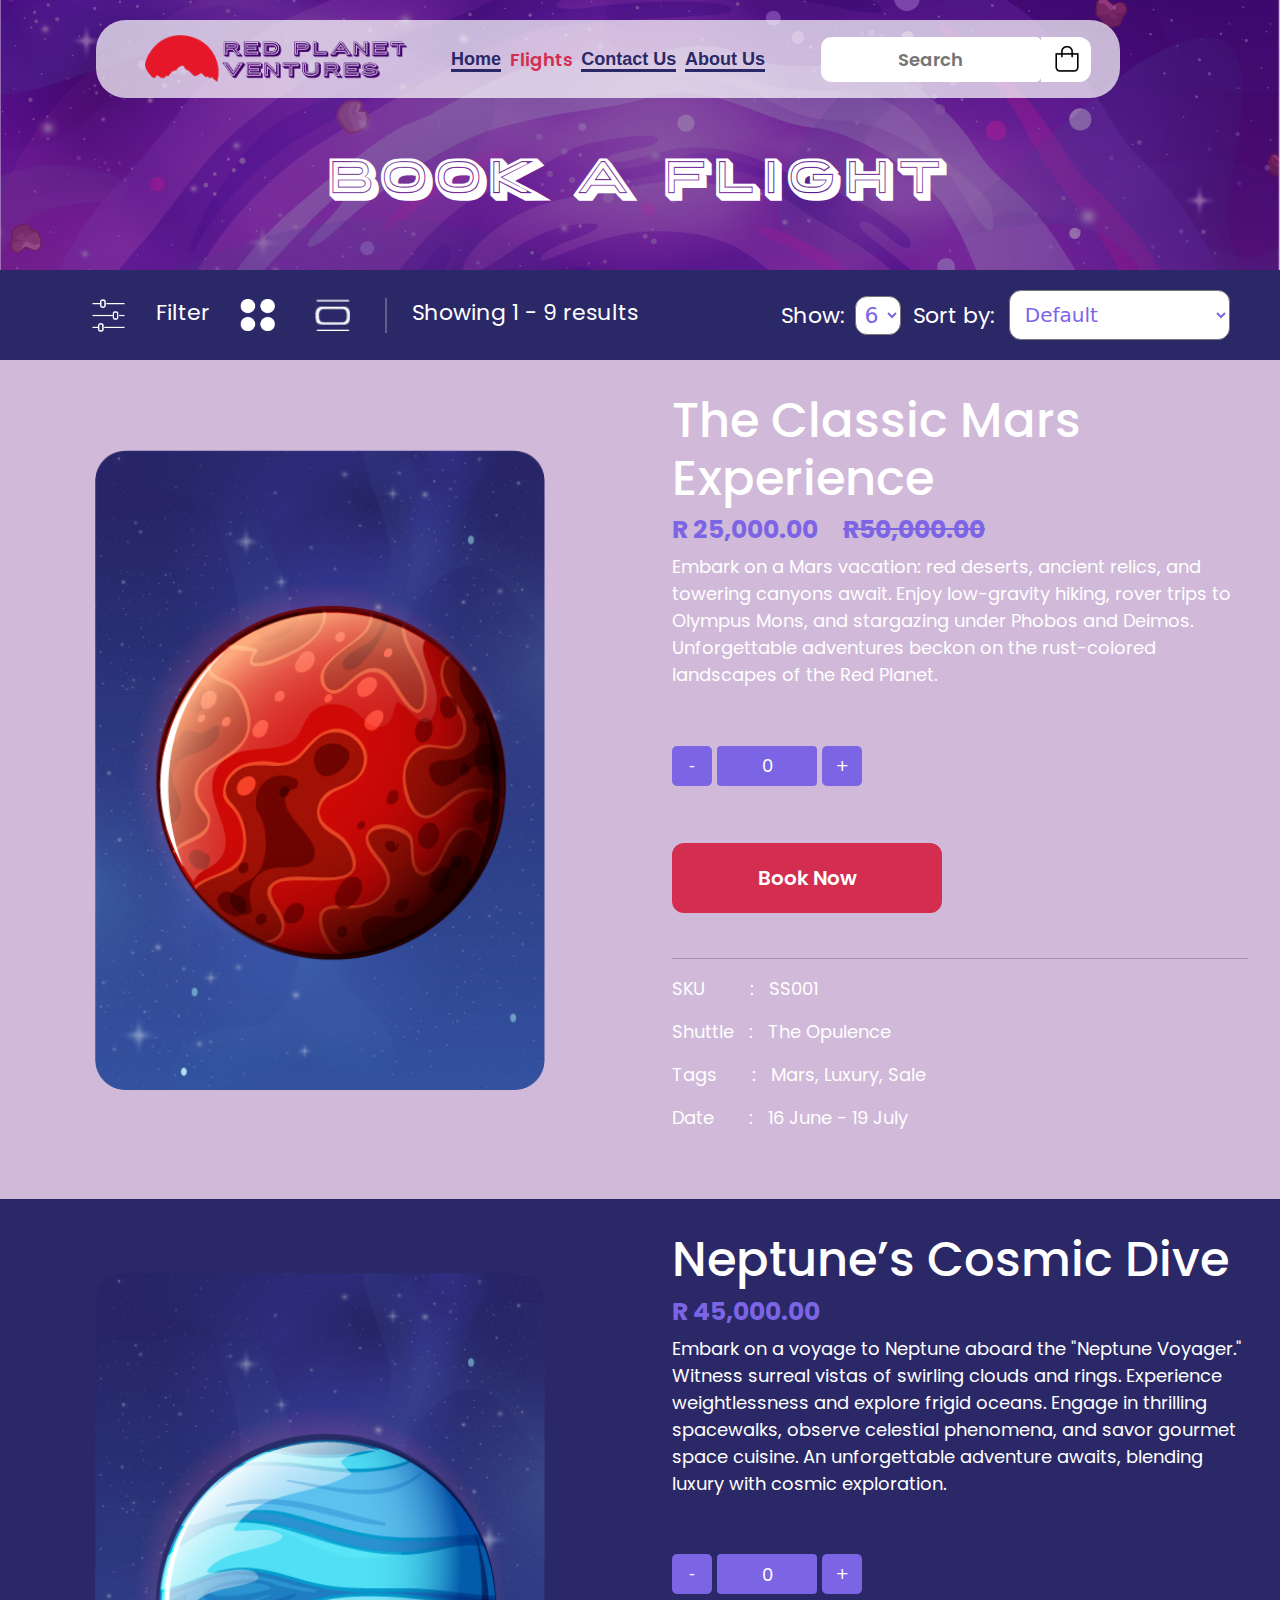
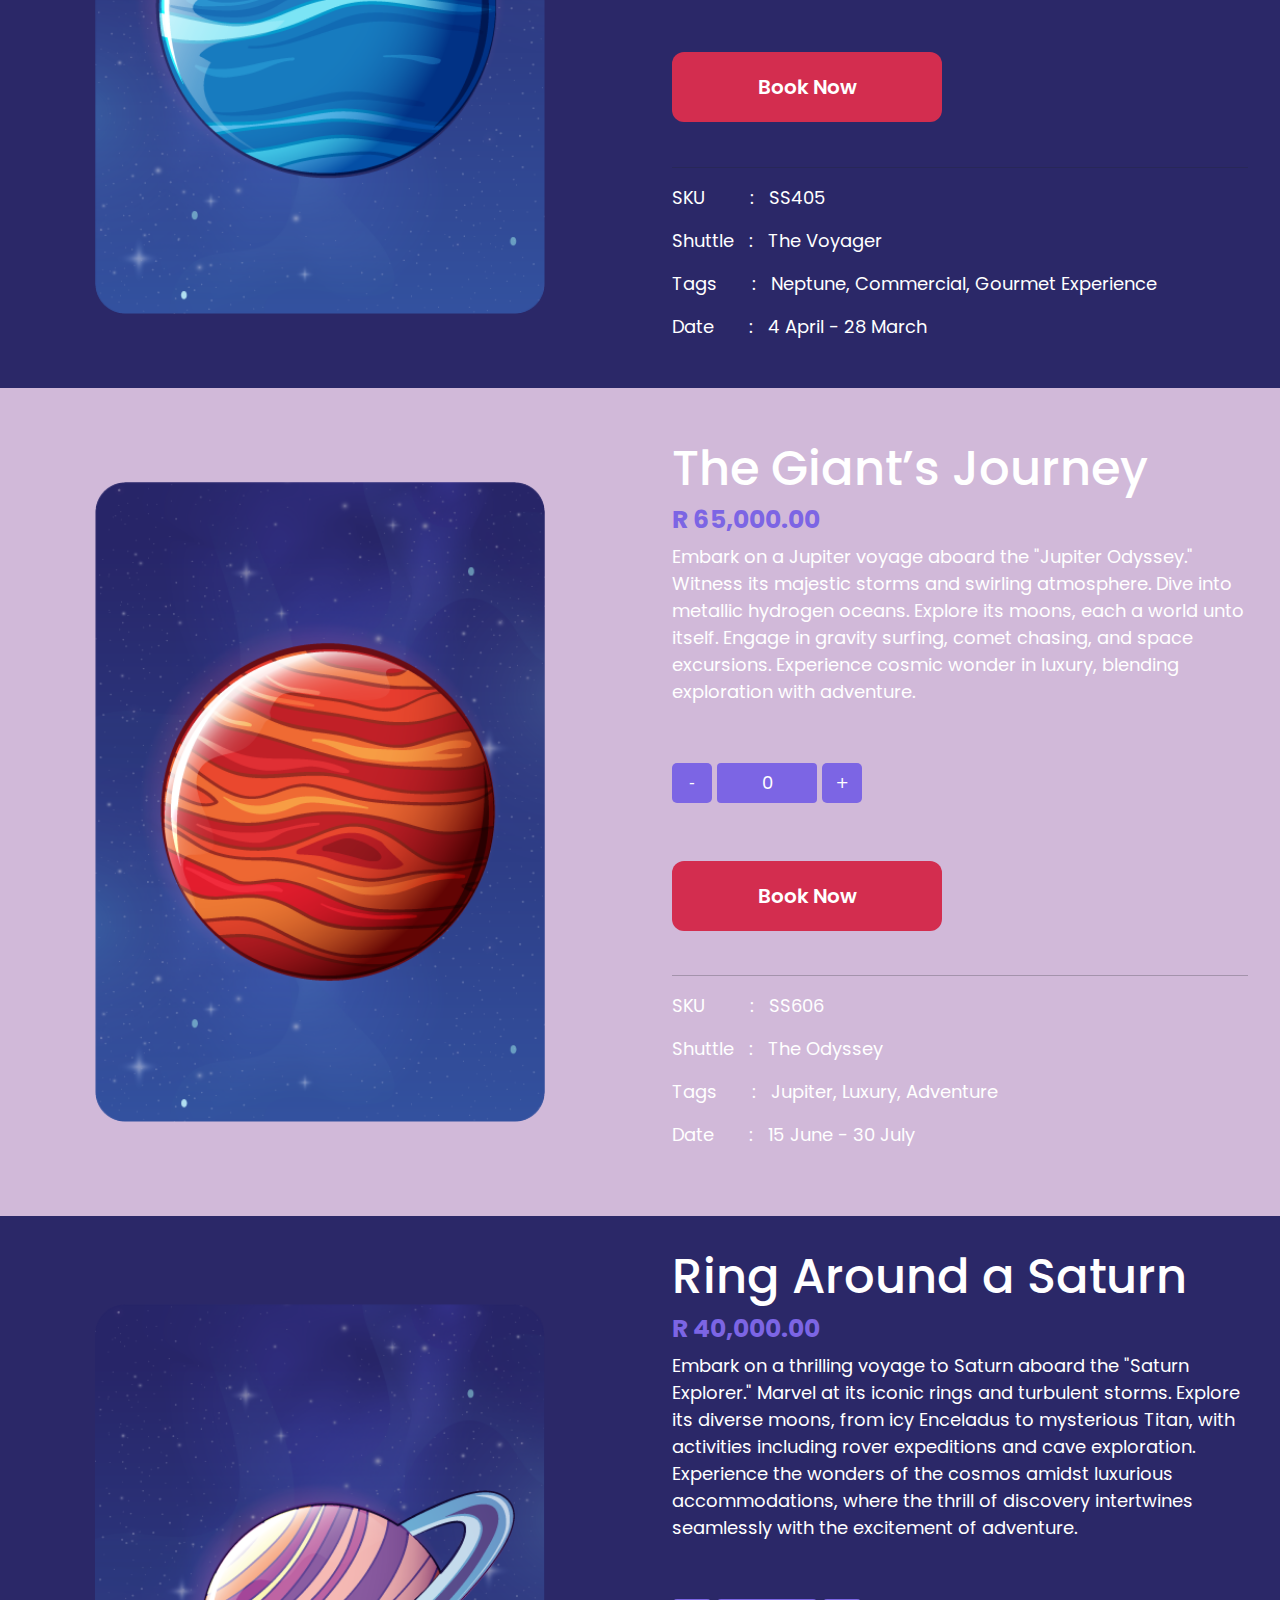
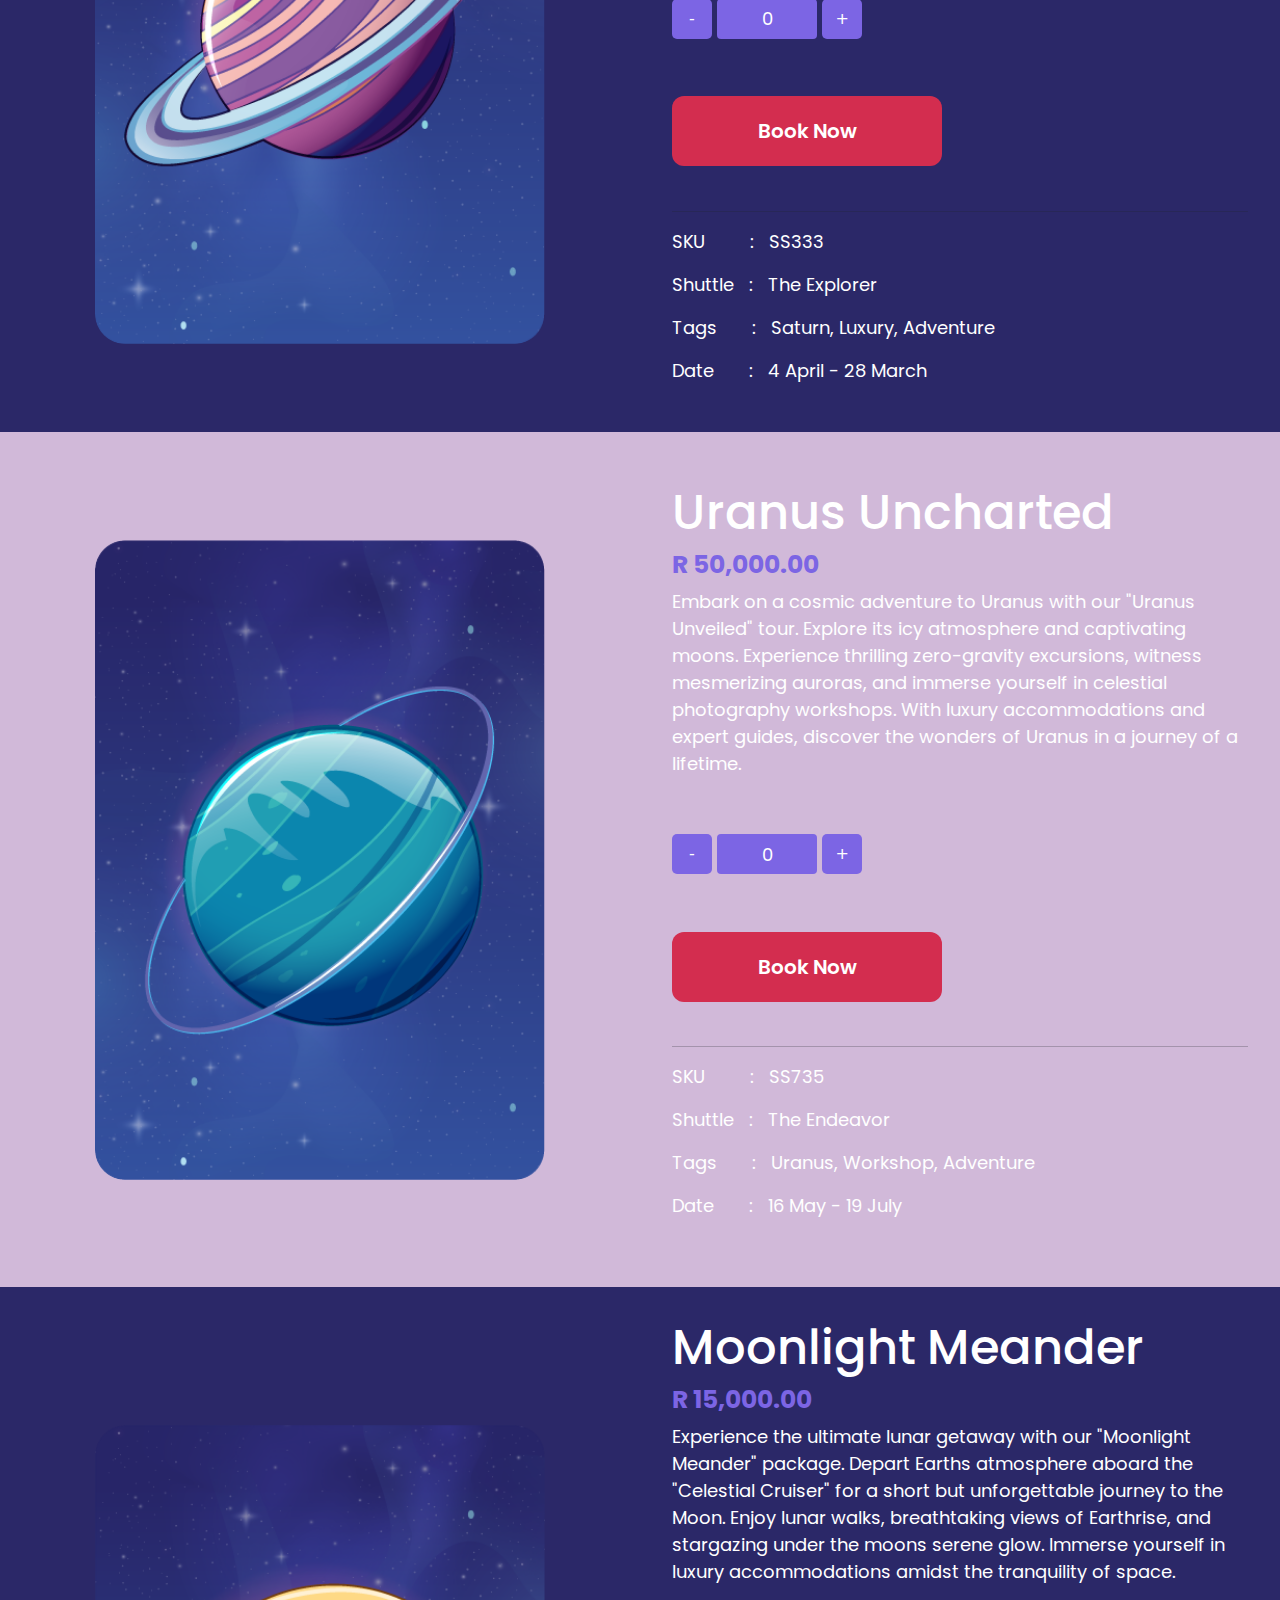
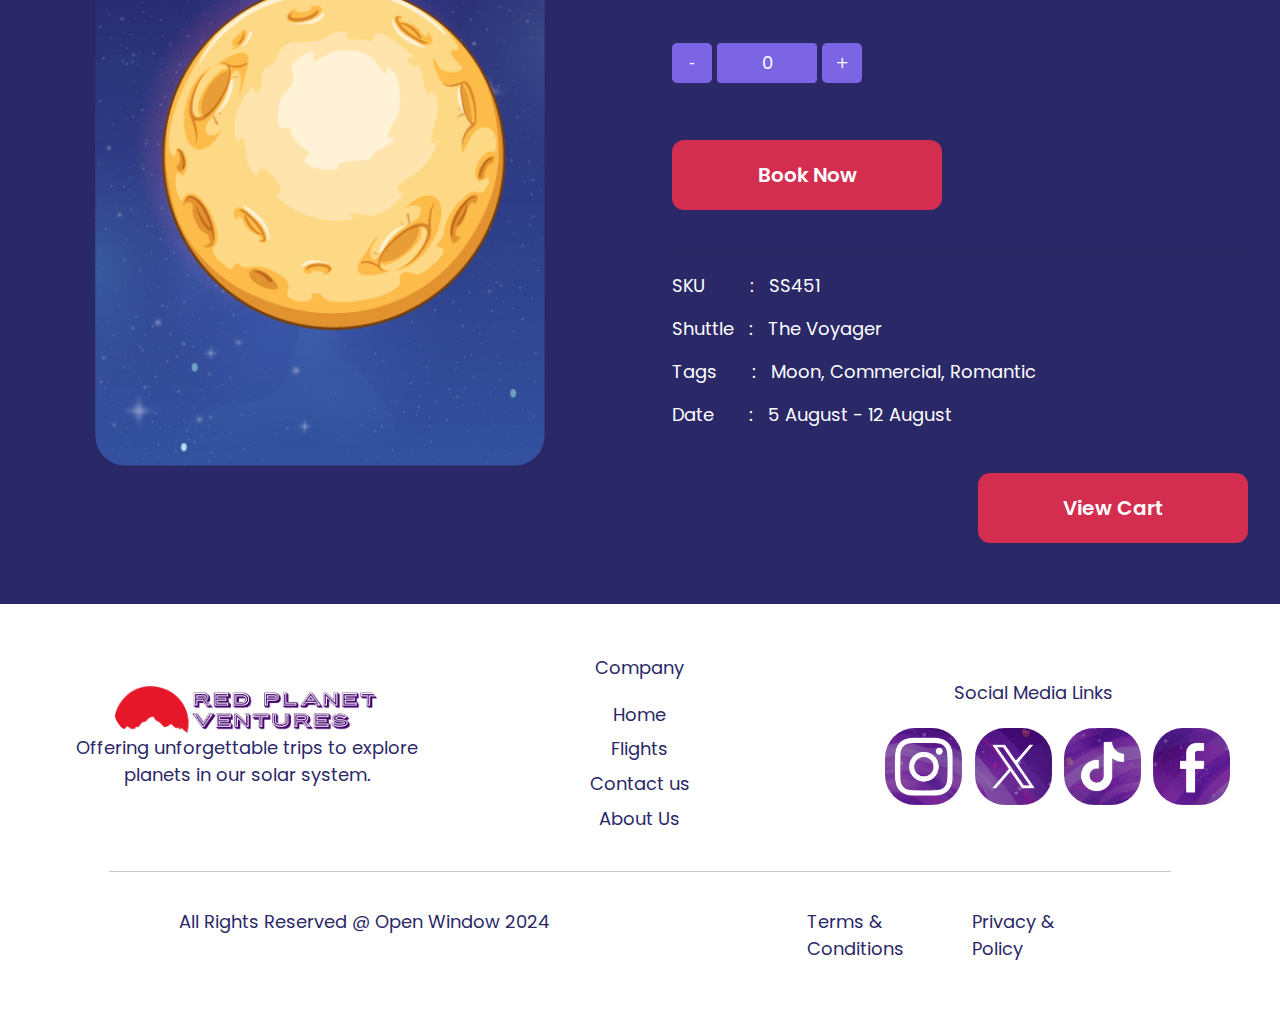
<file: pages/flights.html>
<!DOCTYPE html>
    <html lang="eng">
        <head>
            <meta charset="UTF-8">
            <meta http-equiv="X-UA-Compatible" content="IE=edge">
            <meta name="viewport" content="width=device-width, initial-scale=1.0">
            <title>Red Planet Ventures - Flights</title>
            <meta name="keywords" content="HTML, CSS, JavaScript, Bootstrap, Template">
            <meta name="author" content="Corbyn, Robinson, 241040">

            <link rel="preconnect" href="https://fonts.googleapis.com">
            <link rel="preconnect" href="https://fonts.gstatic.com" crossorigin>
            <link href="https://fonts.googleapis.com/css2?family=Poppins:ital,wght@0,100;0,200;0,300;0,400;0,500;0,600;0,700;0,800;0,900;1,100;1,200;1,300;1,400;1,500;1,600;1,700;1,800;1,900&display=swap" rel="stylesheet">
            <link rel="icon" type="image/x-icon" href="../assets/Images/neptune.ico">
        
            <link href="https://cdn.jsdelivr.net/npm/bootstrap@5.3.3/dist/css/bootstrap.min.css" rel="stylesheet" integrity="sha384-QWTKZyjpPEjISv5WaRU9OFeRpok6YctnYmDr5pNlyT2bRjXh0JMhjY6hW+ALEwIH" crossorigin="anonymous">
            <link rel="stylesheet" href="../css/main.css">
        </head>
        <body>
            <header class="headerBack">
                <nav>
                    <div class="navbar">
                        <div class="logo">
                            <a href="../index.html"><img src="../assets/Images/logo.png" alt="Logo"></a>
                        </div>

                        <div class="linkNav">
                            <div class="item"><a href="../index.html">Home</a></div>
                            <div class="active">Flights</div>
                            <div class="item"><a href="contact.html">Contact us</a></div>
                            <div class="item"><a href="about.html">About Us</a></div>
                        </div>

                        <div class="search">
                            <input type="text" placeholder="Search">
                            <button type="button"><img src="../assets/Images/shopping-bag.png" width="40px"></button>
                        </div>
                    </div>
                </nav>

                <h1 class="headerh">Book a Flight</h1>
            </header>

            <section class="filter container-fluid align-items-center">
                <div class="filterResults d-flex align-items-center">
                    <img src="../assets/Images/filter.png" class="img-fluid" width="35" height="35">
                    <p class="filterP">Filter</p>
                    <img src="../assets/Images/fourDots.png" class="img-fluid" width="35" height="35">
                    <img src="../assets/Images/filterThing.png" class="img-fluid" width="35" height="35">
                    <hr class="my-2">
                    <p class="filterP">Showing 1 - 9 results</p>
                </div>
                <div class="filterOptions d-flex align-items-center">
                    <div class="perPage d-flex align-items-center px-3">
                        <label for="resultsPerPage">Show:</label>
                        <select id="resultsPerPage" class="custom-select">
                            <option value="1">1</option>
                            <option value="3">3</option>
                            <option value="6" selected>6</option>
                            <option value="9">9</option>
                        </select>
                    </div>
                    <div class="sortBy d-flex align-items-center px-3">
                        <label for="sortBy">Sort by:</label>
                        <select id="sortBy" class="custom-select">
                            <option value="default" selected>Default</option>
                            <option value="priceLowToHigh">Price Low to High</option>
                            <option value="priceHighToLow">Price High to Low</option>
                            <option value="dateNewestFirst">Date Newest First</option>
                            <option value="dateOldestFirst">Date Oldest First</option>
                        </select>
                    </div>
                </div>
            </section>

            <section class="available">
                <div class="planetPurple">
                    <!--Changing the effects on the images-->
                    <div class="pictureContainer">
                        <img>
                        <div class="overlay">
                            <div class="text"><p>Mars has the tallest volcano in the solar system, Olympus Mons, which stands about 22 kilometers (13.6 miles) high, nearly three times the height of Mount Everest.</p></div>
                          </div>
                    </div>

                    <div class="availableText">
                        <h2 id="mars">The Classic Mars Experience</h2>
                        <h3>R 25,000.00 &nbsp &nbsp <s>R50,000.00</s></h3>
                        <p>Embark on a Mars vacation: red deserts, ancient relics, and towering canyons await. Enjoy low-gravity hiking, rover trips to Olympus Mons, and stargazing under Phobos and Deimos. Unforgettable adventures beckon on the rust-colored landscapes of the Red Planet.</p>
                        <div class="number">
                            <button type="button" class="btn minus" data-type="minus" data-field="quant[1]" onclick="decreasesMars(); total()">-</button>
                            <input type="text" name="quant[1]" class="form-control" id="marsTickets" value="0" min="0" max="30"/>
                            <button type="button" class="btn plus" data-type="plus" data-field="quant[1]" onclick="increasesMars(); total()">+</button>
                        </div>
                        <button>Book Now</button>

                        <hr/>
                        <!--Added html code for tab to create a column style-->
                        <p>SKU &nbsp &nbsp &nbsp &nbsp : &nbsp SS001</p>
                        <p>Shuttle &nbsp : &nbsp The Opulence</p>
                        <p>Tags &nbsp &nbsp &nbsp : &nbsp Mars, Luxury, Sale</p>
                        <p>Date &nbsp &nbsp &nbsp : &nbsp 16 June - 19 July</p>
                    </div>
                </div>

                <div class="planetBlue">
                    <div class="pictureContainer">
                        <img>
                        <div class="overlay">
                            <div class="text"><p>Neptune has the strongest winds in the solar system, with speeds reaching up to 2,100 kilometers per hour (1,300 miles per hour).</p></div>
                          </div>
                    </div>

                    <div class="availableText">
                        <h2 id="neptune">Neptune’s Cosmic Dive</h2>
                        <h3>R 45,000.00</h3>
                        <p>Embark on a voyage to Neptune aboard the "Neptune Voyager." Witness surreal vistas of swirling clouds and rings. Experience weightlessness and explore frigid oceans. Engage in thrilling spacewalks, observe celestial phenomena, and savor gourmet space cuisine. An unforgettable adventure awaits, blending luxury with cosmic exploration.</p>
                        <div class="number">
                            <button type="button" class="btn minus" data-type="minus" data-field="quant[1]" onclick="decreasesNeptune(); total()">-</button>
                            <input type="text" name="quant[1]" class="form-control" id="neptuneTickets" value="0" min="0" max="30"/>
                            <button type="button" class="btn plus" data-type="plus" data-field="quant[1]" onclick="increasesNeptune(); total()">+</button>
                        </div>
                        <button>Book Now</button>

                        <hr/>
                        <p>SKU &nbsp &nbsp &nbsp &nbsp : &nbsp SS405</p>
                        <p>Shuttle &nbsp : &nbsp The Voyager</p>
                        <p>Tags &nbsp &nbsp &nbsp : &nbsp Neptune, Commercial, Gourmet Experience</p>
                        <p>Date &nbsp &nbsp &nbsp : &nbsp 4 April - 28 March</p>
                    </div>
                </div>

                <div class="planetPurple">
                    <div class="pictureContainer">
                        <img>
                        <div class="overlay">
                            <div class="text"><p>Jupiter has the Great Red Spot, a giant storm that has been raging for at least 400 years and is so large that three Earths could fit inside it.</p></div>
                          </div>
                    </div>

                    <div class="availableText">
                        <h2 id="jupiter">The Giant’s Journey</h2>
                        <h3>R 65,000.00</h3>
                        <p>Embark on a Jupiter voyage aboard the "Jupiter Odyssey." Witness its majestic storms and swirling atmosphere. Dive into metallic hydrogen oceans. Explore its moons, each a world unto itself. Engage in gravity surfing, comet chasing, and space excursions. Experience cosmic wonder in luxury, blending exploration with adventure.</p>
                        <div class="number">
                            <button type="button" class="btn minus" data-type="minus" data-field="quant[1]" onclick="decreasesJupiter(); total()">-</button>
                            <input type="text" name="quant[1]" class="form-control" id="jupiterTickets" value="0" min="0" max="30"/>
                            <button type="button" class="btn plus" data-type="plus" data-field="quant[1]" onclick="increasesJupiter(); total()">+</button>
                        </div>
                        <button>Book Now</button>

                        <hr/>
                        <p>SKU &nbsp &nbsp &nbsp &nbsp : &nbsp SS606</p>
                        <p>Shuttle &nbsp : &nbsp The Odyssey</p>
                        <p>Tags &nbsp &nbsp &nbsp : &nbsp Jupiter, Luxury, Adventure</p>
                        <p>Date &nbsp &nbsp &nbsp : &nbsp 15 June - 30 July</p>
                    </div>
                </div>

                <div class="planetBlue">
                    <div class="pictureContainer">
                        <img>
                        <div class="overlay">
                            <div class="text"><p> Saturn's rings are incredibly thin relative to their width. Though they span up to 282,000 kilometers (175,000 miles) across, they are only about 10 meters (30 feet) thick.</p></div>
                          </div>
                    </div>

                    <div class="availableText">
                        <h2 id="saturn">Ring Around a Saturn</h2>
                        <h3>R 40,000.00</h3>
                        <p>Embark on a thrilling voyage to Saturn aboard the "Saturn Explorer." Marvel at its iconic rings and turbulent storms. Explore its diverse moons, from icy Enceladus to mysterious Titan, with activities including rover expeditions and cave exploration. Experience the wonders of the cosmos amidst luxurious accommodations, where the thrill of discovery intertwines seamlessly with the excitement of adventure.</p>
                        <div class="number">
                            <button type="button" class="btn minus" data-type="minus" data-field="quant[1]" onclick="decreasesSaturn(); total()">-</button>
                            <input type="text" name="quant[1]" class="form-control" id="saturnTickets" value="0" min="0" max="30"/>
                            <button type="button" class="btn plus" data-type="plus" data-field="quant[1]" onclick="increasesSaturn(); total()">+</button>
                        </div>
                        <button>Book Now</button>

                        <hr/>
                        <p>SKU &nbsp &nbsp &nbsp &nbsp : &nbsp SS333</p>
                        <p>Shuttle &nbsp : &nbsp The Explorer</p>
                        <p>Tags &nbsp &nbsp &nbsp : &nbsp Saturn, Luxury, Adventure</p>
                        <p>Date &nbsp &nbsp &nbsp : &nbsp 4 April - 28 March</p>
                    </div>
                </div>

                <div class="planetPurple">
                    <div class="pictureContainer">
                        <img>
                        <div class="overlay">
                            <div class="text"><p>Uranus is unique in that it rotates on its side, with an axial tilt of about 98 degrees, likely due to a massive collision with an Earth-sized object long ago.</p></div>
                          </div>
                    </div>

                    <div class="availableText">
                        <h2 id="uranus">Uranus Uncharted</h2>
                        <h3>R 50,000.00</h3>
                        <p>Embark on a cosmic adventure to Uranus with our "Uranus Unveiled" tour. Explore its icy atmosphere and captivating moons. Experience thrilling zero-gravity excursions, witness mesmerizing auroras, and immerse yourself in celestial photography workshops. With luxury accommodations and expert guides, discover the wonders of Uranus in a journey of a lifetime.</p>
                        <div class="number">
                            <button type="button" class="btn minus" data-type="minus" data-field="quant[1]" onclick="decreasesUranus(); total()">-</button>
                            <input type="text" name="quant[1]" class="form-control" id="uranusTickets" value="0" min="0" max="30"/>
                            <button type="button" class="btn plus" data-type="plus" data-field="quant[1]" onclick="increasesUranus(); total()">+</button>
                        </div>
                        <button>Book Now</button>

                        <hr/>
                        <p>SKU &nbsp &nbsp &nbsp &nbsp : &nbsp SS735</p>
                        <p>Shuttle &nbsp : &nbsp The Endeavor</p>
                        <p>Tags &nbsp &nbsp &nbsp : &nbsp Uranus, Workshop, Adventure</p>
                        <p>Date &nbsp &nbsp &nbsp : &nbsp 16 May - 19 July</p>
                    </div>
                </div>

                <div class="planetBlue">
                    <div class="pictureContainer">
                        <img>
                        <div class="overlay">
                            <div class="text"><p>The Moon is slowly drifting away from Earth at a rate of about 3.8 centimeters (1.5 inches) per year. This is due to tidal interactions between the Earth and the Moon. As the Moon's gravity creates tides on Earth, the energy transferred between the Earth and Moon is causing the Moon to gradually spiral outward.</p></div>
                          </div>
                    </div>

                    <div class="availableText">
                        <h2 id="moon">Moonlight Meander</h2>
                        <h3>R 15,000.00</h3>
                        <p>Experience the ultimate lunar getaway with our "Moonlight Meander" package. Depart Earths atmosphere aboard the "Celestial Cruiser" for a short but unforgettable journey to the Moon. Enjoy lunar walks, breathtaking views of Earthrise, and stargazing under the moons serene glow. Immerse yourself in luxury accommodations amidst the tranquility of space.</p>
                        <div class="number">
                            <button type="button" class="btn minus" data-type="minus" data-field="quant[1]" onclick="decreasesMoon(); total()">-</button>
                            <input type="text" name="quant[1]" class="form-control" id="moonTickets" value="0" min="0" max="30"/>
                            <button type="button" class="btn plus" data-type="plus" data-field="quant[1]" onclick="increasesMoon(); total()">+</button>
                        </div>
                        <button>Book Now</button>

                        <hr/>
                        <p>SKU &nbsp &nbsp &nbsp &nbsp : &nbsp SS451</p>
                        <p>Shuttle &nbsp : &nbsp The Voyager</p>
                        <p>Tags &nbsp &nbsp &nbsp : &nbsp Moon, Commercial, Romantic</p>
                        <p>Date &nbsp &nbsp &nbsp : &nbsp 5 August - 12 August</p>
                        <button class="cart" onclick="openCartModal()">View Cart</button>
                    </div>
                </div>
            </section>

            <footer>
                <div class="topFooter">
                    <div class="footerLogo">
                        <img src="../assets/Images/logo.png" alt="Logo">
                        <br/>
                        <p>Offering unforgettable trips to explore <br/> planets in our solar system.</p>
                    </div>

                    <div class="footerNav">
                        <p class="footerText">Company</p>
                        <div class="footerItem"><a href="../index.html">Home</a></div>
                        <div class="footerActive">Flights</div>
                        <div class="footerItem"><a href="contact.html">Contact us</a></div>
                        <div class="footerItem"><a href="about.html">About Us</a></div>
                    </div>

                    <div class="socialMedia">
                        <p class="footerText">Social Media Links</p>
                        <div class="mediaLinks">
                            <a href="https://www.instagram.com/openwindowinstitute/?hl=en" target="_blank" class="hyperlink"><img src="../assets/Images/smInstagram.png"></a>
                            <a href="https://twitter.com/open_window_" target="_blank" class="hyperlink"><img src="../assets/Images/smX.png"></a>
                            <a href="https://www.tiktok.com/@open_window_" target="_blank" class="hyperlink"><img src="../assets/Images/smTicktock.png"></a>
                            <a href="https://web.facebook.com/theopenwindow/?_rdc=1&_rdr" target="_blank" class="hyperlink"><img src="../assets/Images/smFacebook.png"></a>
                        </div>
                    </div>
                </div>

                <hr/>
                <div class="bottomFooter">
                    <p>All Rights Reserved @ Open Window 2024</p>
                    <div class="rules">
                        <p>Terms & Conditions</p>
                        <p>Privacy & Policy</p>
                    </div>
                </div>
            </footer>

            <div class="modal fade" id="cartModal" tabindex="-1" aria-labelledby="cartModalLabel" aria-hidden="true">
                <div class="modal-dialog modal-dialog-centered">
                    <div class="modal-content">
                        <div class="modal-header">
                            <h5 class="modal-title" id="cartModalLabel">Your Cart</h5>
                            <button type="button" class="btn-close" data-bs-dismiss="modal" aria-label="Close"></button>
                        </div>
                        <div class="modal-body" id="cartModalBody">
                            
                        </div>
                        <div class="modalFooter">
                            <button type="button" class="shop" data-bs-dismiss="modal">Continue Shopping</button>
                            <button type="button" class="checkout" onclick="checkout()">Checkout</button>
                        </div>
                    </div>
                </div>
            </div>
            

            <script src="https://cdn.jsdelivr.net/npm/bootstrap@5.3.3/dist/js/bootstrap.bundle.min.js" integrity="sha384-YvpcrYf0tY3lHB60NNkmXc5s9fDVZLESaAA55NDzOxhy9GkcIdslK1eN7N6jIeHz" crossorigin="anonymous"></script>
            <script src="../js/scripts.js"></script>
        </body>
    </html>
</file>
<file: css/main.css>
body{
    margin: 0;
    background-color: #D1B9D9;
}

.mainBack{
    background-image: url(../assets/Images/homePageHeader.png);
    height: 88vh;
    width: 100%;
    background-repeat: no-repeat;
    background-position: center;
    background-size: cover;
    /*padding at top and menu*/
    padding-top: 20px;
}

.headerBack{
    background-image: url(../assets/Images/headerBack.png);
    height: 30vh;
    width: 100%;
    background-repeat: no-repeat;
    background-position: center;
    background-size: cover;
    /*padding at top and menu*/
    padding-top: 20px;
}

.navbar{
    background-color: rgba(255, 255, 255, 0.7);
    border-radius: 30px;
    padding: 15px;
    width: 80%;
    margin: 0 0 0 7.5%;
    align-items: center;
    display: grid;
    grid-template-columns: repeat(3, 1fr);
    grid-template-rows: 1fr;
}

.logo{
    text-align: center;
}

.logo img{
    width: 266px;
    height: 48px;
}

.linkNav{
    display: flex;
    flex-direction: row;
    justify-content: space-evenly;
    align-items: center;
}

.search{
    display: flex;
    flex-direction: row;
    justify-content: center;
}

.search input{
    font-family: 'Poppins', serif;
    background-color: #fff;
    color: #2B2868;
    font-size: 18px;
    border-top-left-radius: 10px;
    border-bottom-left-radius: 10px;
    border-style: none;

    /*Shortened search bar*/
    height: 45px;
    width: 220px;
    margin: auto 0 auto 10%;
}

.search button{
    /*Shortened search bar*/
    width: 50px;
    height: 45px;
    margin: 0;
    background-color: #fff;
    border-top-left-radius: 0;
    border-bottom-left-radius: 0;
    border-style: none;
}

button{
    width: 270px;
    height: 70px;
    border-radius: 12px;
    font-size: 20px;
    font-family: 'Poppins', serif;
    font-weight: 600;
    text-align: center;
    margin: 5% 0;

    background-color: #D32D4F;
    color: #fff;
    border: none;
}

button:hover{
    cursor: pointer;
    background-color: #fff;
    color: #D32D4F;
    transition: all 0.5s ease-in;
}

.item, .active{
    font-family: 'Poppins', serif;
    font-size: 18px;
    font-weight: 600;
}

.active{
    color: #D32D4F;
}

@font-face {
    font-family: 'Porter Sans Black';
    src: url(../assets/Fonts/porter-sans-inline-block-webfont.woff);
}

h1{
    text-align: center;
    font-family: 'Porter Sans Black';
    color: #fff;
    font-size: 48px;
    font-weight: 900;
}

a{
    text-decoration: none;
    color: #2B2868;
}

input{
    border-radius: 5px;
    font-size: 20px;
    font-family: 'Poppins', serif;
    font-weight: 600;
    text-align: center;

    background-color: #D32D4F;
    color: #fff;
    border: none;
}

.item a {
    text-decoration: none;
    text-transform: capitalize;
    font-family: Kalam, Arial;
    font-weight: 700;
    position: relative;
    border-bottom: 3px solid #2B2868;
}

.item a:hover{
    top: -0.16em;
    transition: padding .5s, top .35s, box-shadow .4s;
    box-shadow: 0 0.4rem 0 -0.15rem #D32D4F;
}

.mainh h1{
    color: #D32D4F;
    text-align: left;;
    /*Changed the margin to vh to make it dynamic*/
    margin: 54vh 5vh auto;
}

.headerh{
    margin-top: 6vh;
}

h2{
    font-family: 'Poppins', serif;
    font-size: 48px;
    color: #fff;
}

h3{
    font-family: 'Poppins', serif;
    font-size: 18px;
    font-weight: 700;
    color: #7c65e4;
}

img{
    border-radius: 30px;
}

.mainh h3{
    margin: auto 60px auto;
    color: #2B2868;
}

#slider{
    display: flex;
    flex-direction: row;
    align-items: center;
}

.sliderImg{
    position: relative;
    padding: 5%;
    padding-left: 10%;
    border-radius: 10px;
}

.sliderImg img{
    width: 609px;
    height: 649px;
}

.carousel button{
    margin: auto 0;
}

.carousel button:hover{
    background-color: transparent;
}

p, li{
    font-family: 'Poppins', serif;
    font-size: 18px;
    font-weight: 400;
    color: #fff;
}

#shuttles{
    background-color: #2B2868;
    display: flex;
    flex-direction: row;
}

.shuttleText{
    padding: 5%;
}

.shuttleImg{
    padding: 5%;
}

.shuttleImg img{
    width: 609px;
    height: 477px;
}

#peak {
    text-align: center;
    margin: 5% auto auto;
}

.trip{
    padding: 20px;
}

.trip a:hover {
    color: #7c65e4;
}

.trip img{
    width: 278px;
    height: 278px;
}

.filter {
    background-color: #2B2868;
    height: 10vh;
    display: flex;
    justify-content: space-around;
    align-items: center;
}

.filterResults {
    display: flex;
    align-items: center;
}

.filterResults img {
    margin: 0 20px 0;
}

.filterResults p {
    padding: 0 10px 0;
    font-size: 22px;
}

.filterP{
    margin-top: 2%;
}

.filter hr {
    height: 35px;
    border: 1px solid white;
    margin: 0 15px;
}

.filterOptions {
    display: flex;
    align-items: center;
}

.filter img{
    border-radius: 0;
}

.perPage {
    display: flex;
    align-items: center;
    padding: 0 30px 0;
}

.sortBy {
    display: flex;
    align-items: center;
    padding: 0 20px 0;
    white-space: nowrap;
}

#resultsPerPage {
    font-size: 22px;
    color: #7c65e4;
    background-color: #fff;
    padding: 5%;
    margin-left: 5%;
    border-radius: 12px;
    cursor: pointer;
}

#sortBy {
    font-size: 20px;
    color: #7c65e4;
    background-color: #fff;
    padding: 4%;
    border-radius: 12px;
    cursor: pointer;
}

label {
    font-family: 'Poppins', serif;
    font-size: 22px;
    color: #fff;
}

.filter label {
    padding-right: 5%;
}


.available{
    display: grid;
    grid-template-columns: repeat(1, 1fr);
    grid-template-rows: 1fr;
    gap: 20px;
}

.planetPurple, .planetBlue{
    display: grid;
    grid-template-columns: repeat(2, 1fr);
    grid-template-rows: 1fr;
    align-items: center;
    justify-items: center;
}

.availableText{
    margin: 5%;
}

.number{
    margin: 5% 0 0;
}

span{
    cursor: pointer;
}

.minus, .plus{
    width:40px;
    height:40px;
    background:#7c65e4;
    color: #fff;
    border-radius:5px;
    padding:5px 5px;
    display: inline-block;
    text-align: center;
    vertical-align: middle;
}

.minus:hover, .plus:hover{
    cursor: pointer;
    background-color: #fff;
    color: #7c65e4;
    transition: all 0.5s ease-in;
}

.number input{
    height: 40px;
    width: 100px;
    background-color: #7c65e4;
    color: #fff;
    font-size: 18px;
    border: none;
    border-radius:4px;
    display: inline-block;
    text-align: center;
    vertical-align: middle;
}

.availableText h3{
    font-size: 25px;
}

.planetBlue{
    background-color: #2B2868;
}

.planetPurple img, .planetBlue img {
    width: 450px;
}

/*Adding picture overlay*/
.pictureContainer {
    position: relative;
    width: 450px;
}

.overlay {
    position: absolute;
    top: 0;
    left: 0;
    height: 100%;
    width: 100%;
    opacity: 0;
    transition: .5s ease;
    background-color: #D32D4F;
    border-radius: 30px;
    display: flex;
    justify-content: center;
    align-items: center;
}

.pictureContainer:hover .overlay {
    opacity: 1;
}

.text {
    color: white;
    font-size: 16px;
    text-align: center;
    margin: 20px;
}

.cart{
    float: right;
}

.about {
    padding: 8% 8% 0;
}

.about a:hover{
    color: #7c65e4;
}

.about img {
    width: 609px;
    height: 609px;
    margin: auto auto auto 20%;
}

.info {
    padding: 5% 0;
}

.leftInfo {
    text-align: center;
}

.socialMediaPages {
    display: flex;
    flex-direction: column;
    margin-bottom: 10vh;
}

.mediaPages {
    display: flex;
    flex-direction: row;
    justify-content: center;
}

.mediaPages a {
    padding: 2%;
}

.mediaPages img {
    width: 97px;
    height: 97px;
}

iframe{
    border-radius: 12px;
    width: 607px;
    height: 534px;
}

.rightInfo {
    padding: 0 5%;
}

#contact {
    background-image: url(../assets/Images/formBack.png);
    background-repeat: no-repeat;
    background-position: center;
    background-size: cover;
    border-radius: 20px;
    padding: 2em;
}

fieldset {
    border: medium none !important;
    margin: 0;
    width: 90%;
}

.rightInfo input, .rightInfo textarea {
    background-color: #f7e8fc;
    padding: 5%;
    margin-bottom: 5%;
    border-radius: 12px;
}

.rightInfo textarea {
    resize: none;
}

.history{
    background-color: #2B2868;
}

footer{
    display: flex;
    flex-direction: column;
    align-items: center;
    justify-content: center;
    background-color: #fff;
    /*padding to the footer*/
    padding: 50px;
}

footer p{
    color: #2B2868;
}

footer hr{
    width: 90%;
    margin: 3%;
}

.topFooter{
    display: grid;
    grid-template-columns: repeat(3, 1fr);
    grid-template-rows: 1fr;
    width: 100%;
    flex-direction: row;
    align-items: center;
    margin: 0;
}

.topFooter a:hover{
    cursor: pointer;
}

.footerLogo{
    width: 100%;
    text-align: center;
}

.footerLogo img{
    width: 266px;
    height: 48px;
}

.footerNav{
    width: 100%;
    text-align: center;
}

.footerItem, .footerActive{
    font-family: 'Poppins', serif;
    font-size: 18px;
    padding: 1%;
    color: #2B2868;
}

.socialMedia{
    display: flex;
    flex-direction: column;
    align-items: center;
    width: 100%;
}

.mediaLinks{
    display: flex;
    flex-direction: row;
}

.mediaLinks a{
    padding: 2%;
}

.mediaLinks img{
    width: 77px;
    height: 77px;
}

.bottomFooter{
    display: flex;
    flex-direction: row;
    justify-content: space-around;
    width: 100%;
}

.rules{
    display: flex;
    flex-direction: row;
    justify-content: space-evenly;
    width: 25%;
}

.modal-content {
    background-color: #2B2868;
    border-radius: 20px;
}

.modal-header {
    background-color: #D32D4F;
    color: #fff;
    border-top-left-radius: 20px;
    border-top-right-radius: 20px;
}

.modal-body {
    padding: 20px;
}

.modalFooter {
    display: flex;
    justify-content: space-between;
    padding: 20px;
    border-top: 1px solid #ccc;
}

.modalFooter button {
    width: 45%;
    border-radius: 12px;
    font-size: 18px;
}

.shop {
    background-color: #D32D4F;
    border: none;
}

.checkout {
    background-color: #7c65e4;
    border: none;
}
</file>
